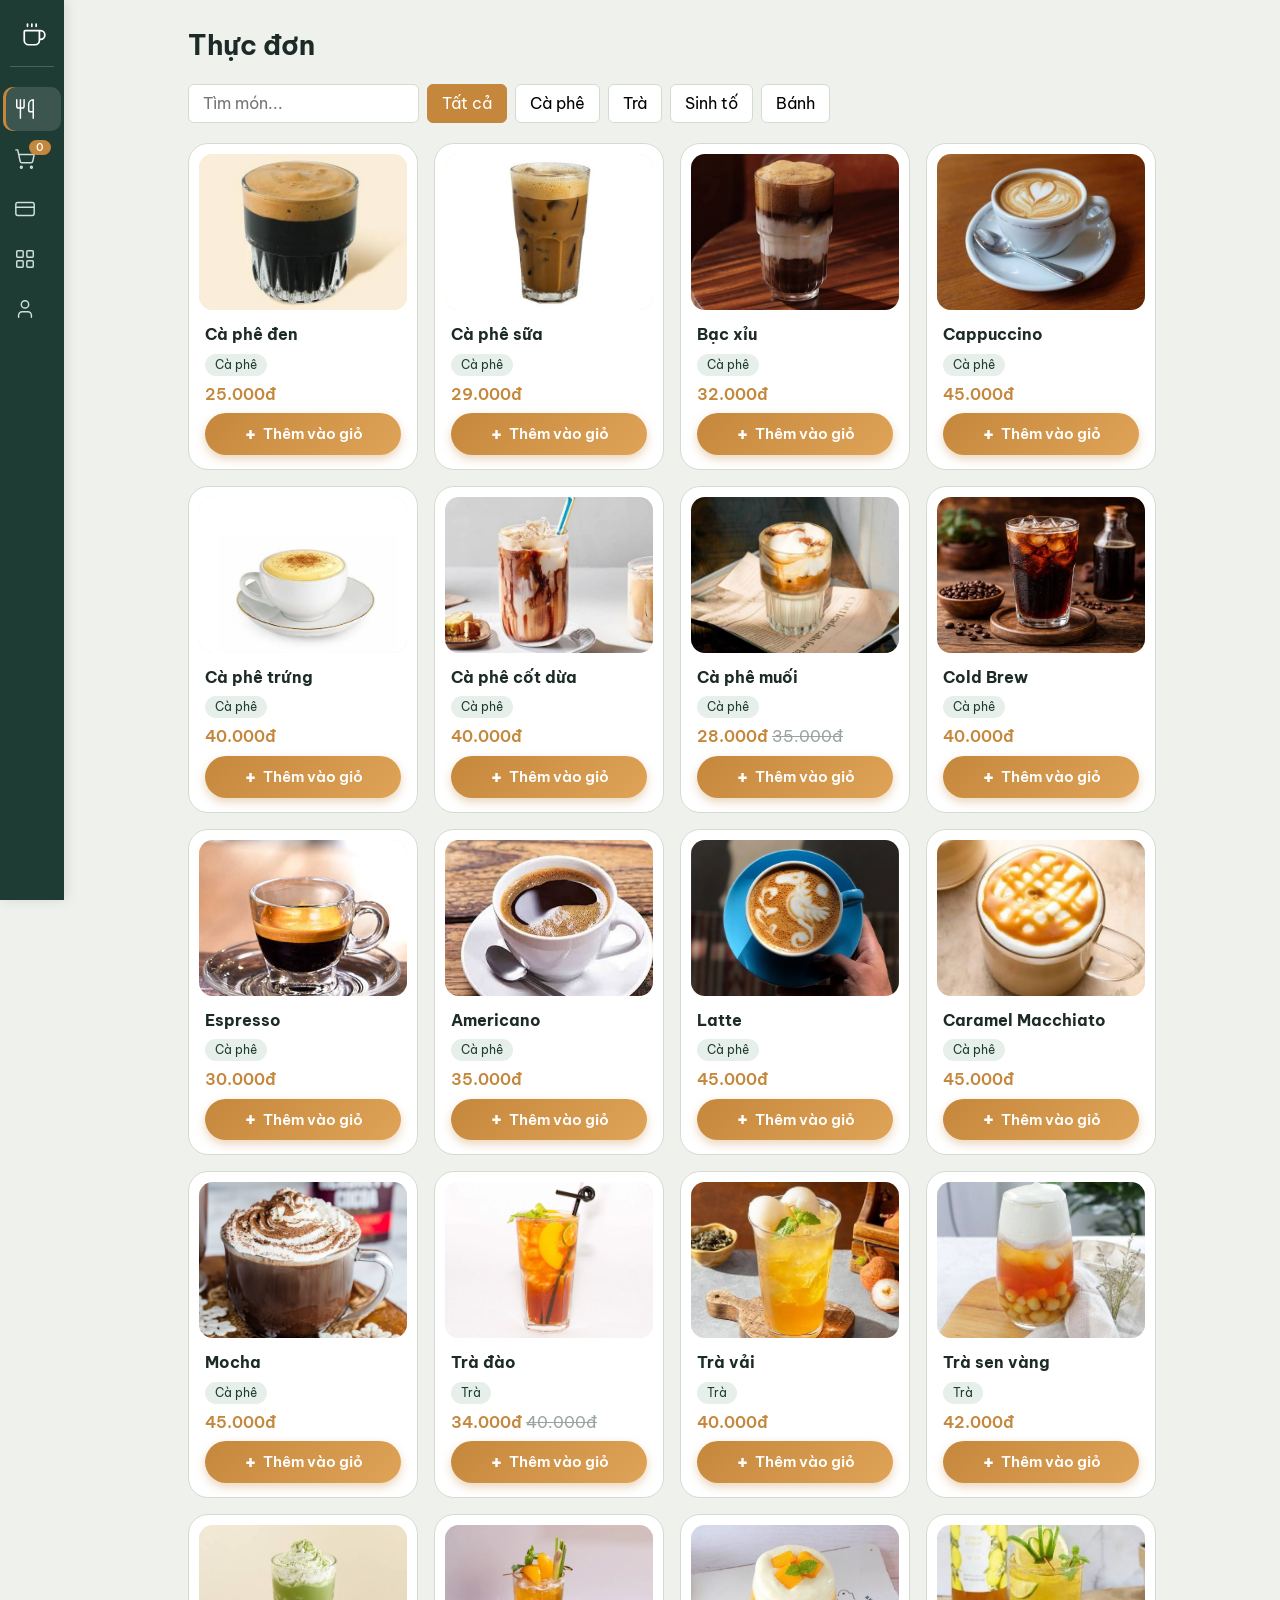
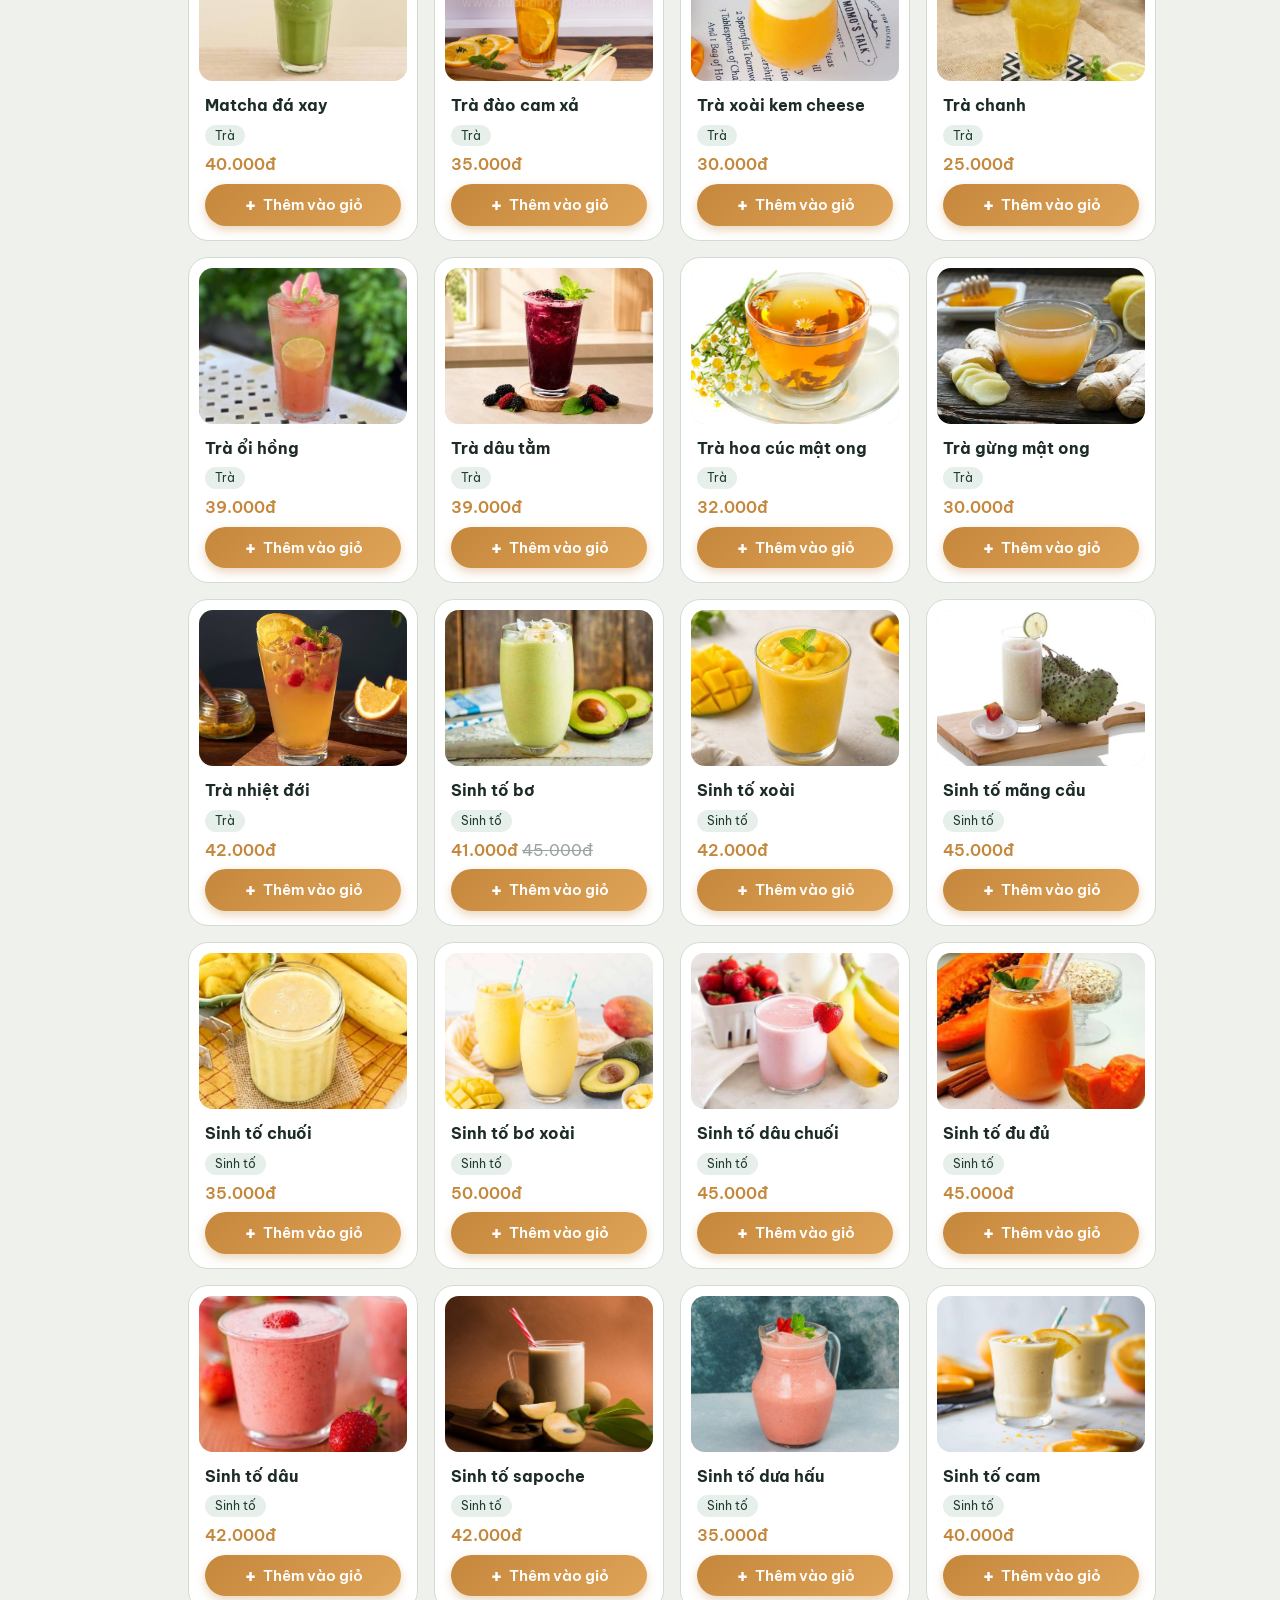
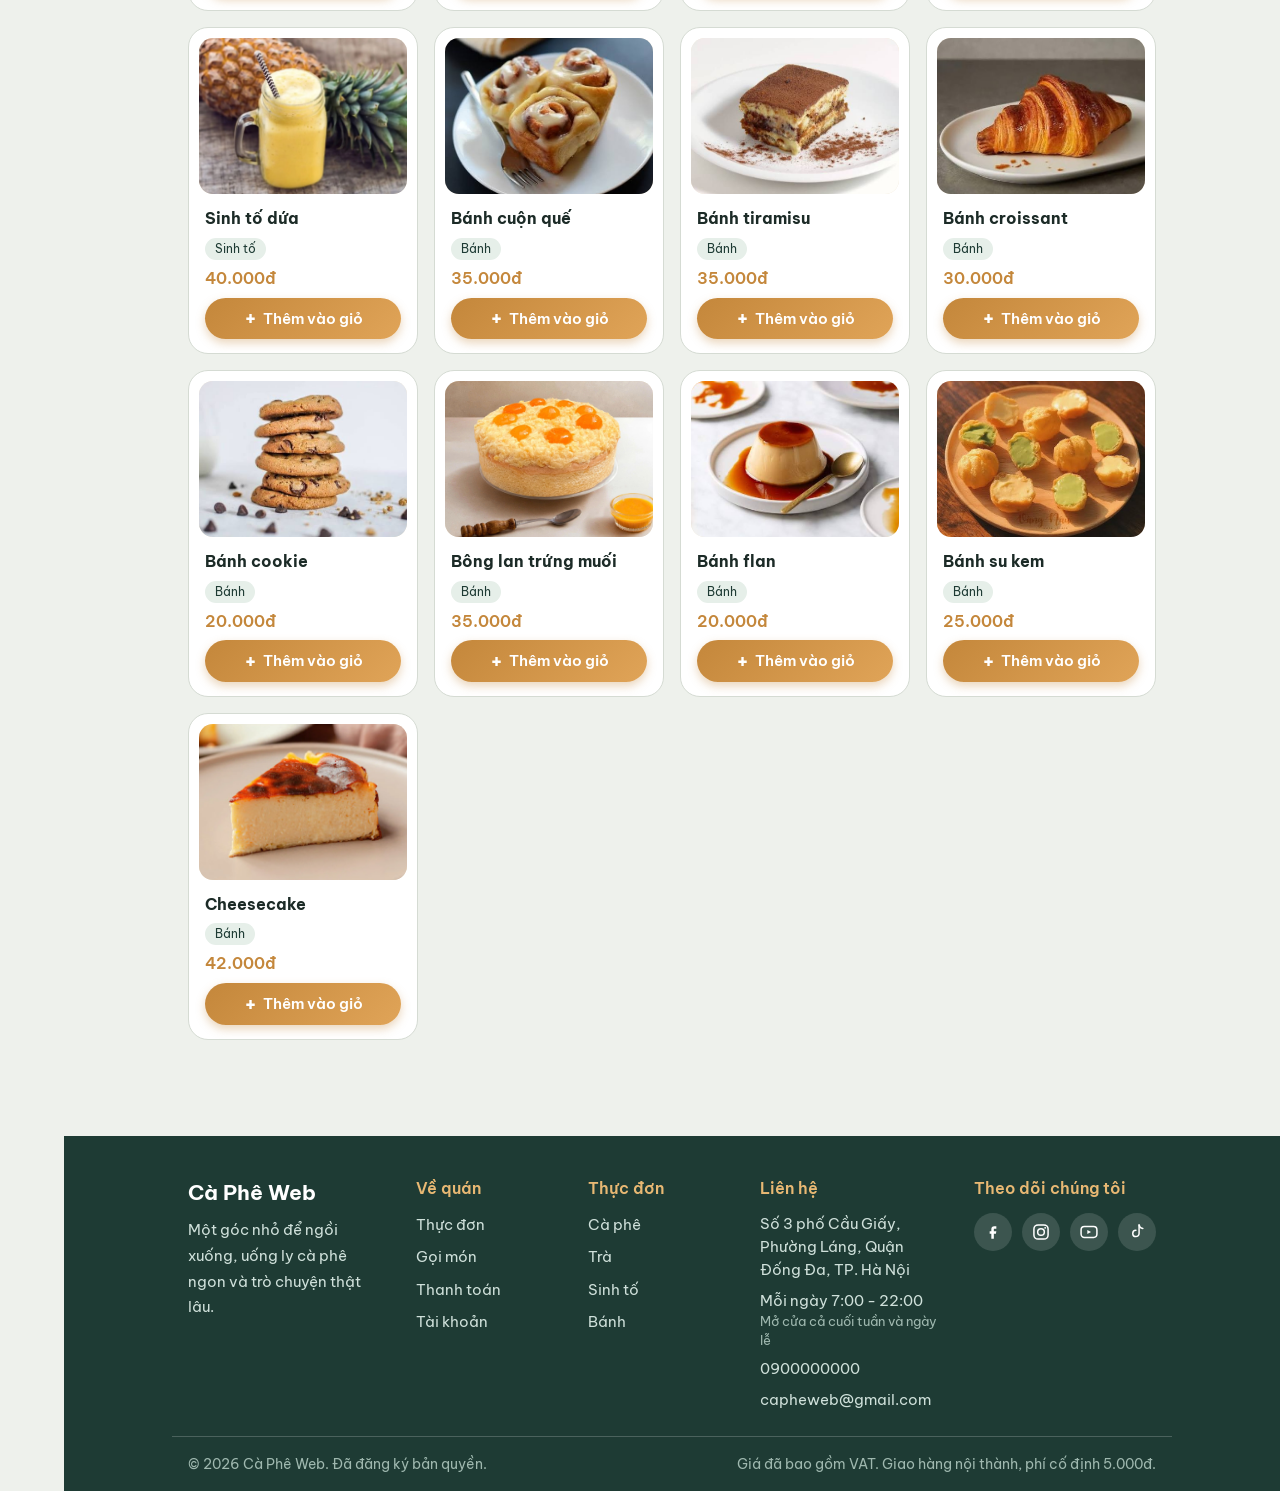
<file: index.html>
<!DOCTYPE html>
<html lang="vi">
<head>
<meta charset="UTF-8">
<meta name="viewport" content="width=device-width, initial-scale=1">
<title>Thực đơn - Cà Phê Web</title>
<link rel="preconnect" href="https://fonts.googleapis.com">
<link href="https://fonts.googleapis.com/css2?family=Be+Vietnam+Pro:wght@400;600&display=swap" rel="stylesheet">
<link rel="stylesheet" href="css/style.css">
<link rel="stylesheet" href="css/menu.css">
<link rel="stylesheet" href="css/footer.css">
</head>
<body>
<header id="site-header" class="site-header"></header>
<main>
<h1>Thực đơn</h1>
<div class="toolbar"><input id="search" type="search" placeholder="Tìm món..." aria-label="Tìm món"><div id="chips" class="toolbar"></div></div>
<section id="menu-grid" class="grid"></section>
</main>
<script src="js/common.js"></script>
<script src="js/menu.js"></script>
<script src="js/footer.js"></script>
</body>
</html>
</file>
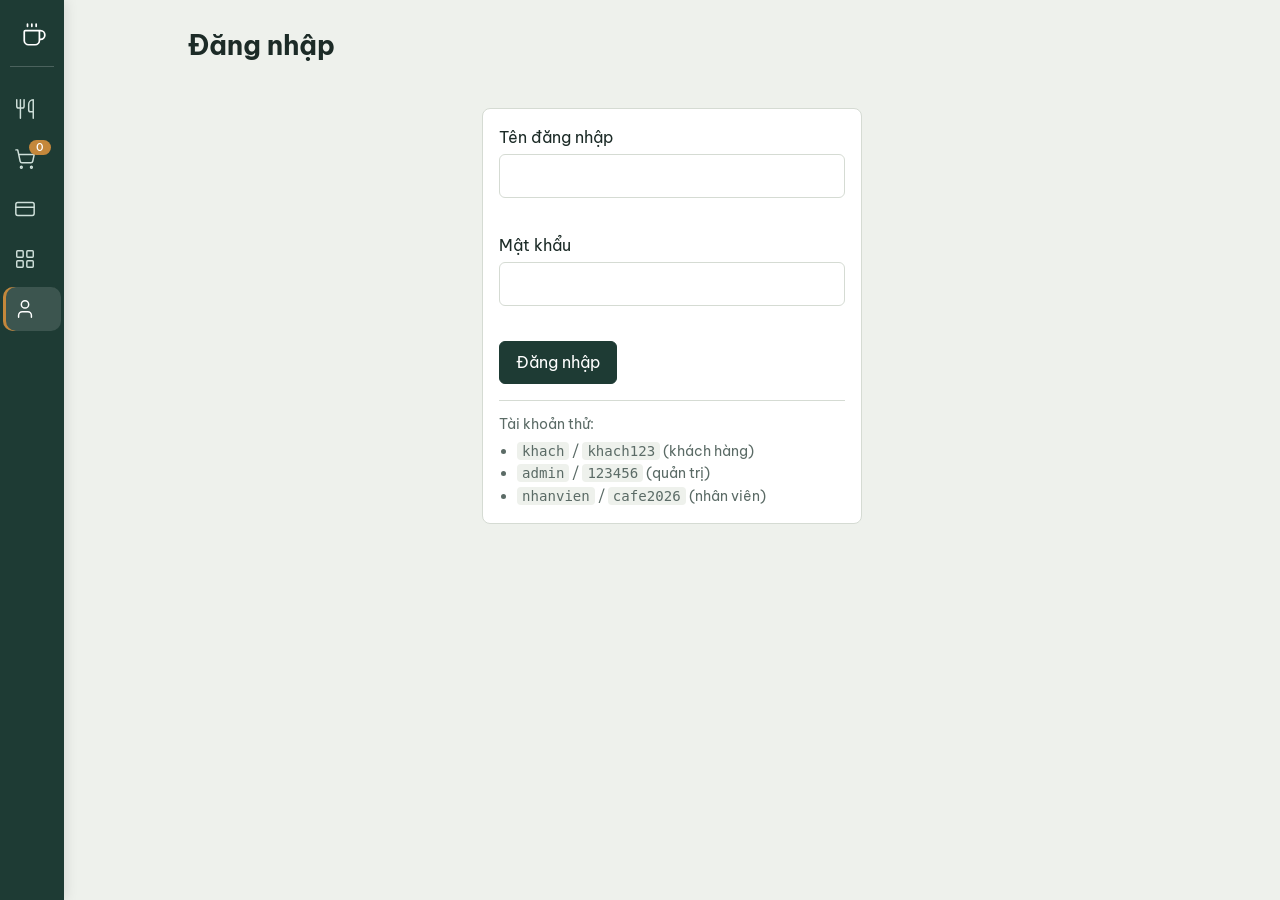
<file: login.html>
<!DOCTYPE html>
<html lang="vi">
<head>
<meta charset="UTF-8">
<meta name="viewport" content="width=device-width, initial-scale=1">
<title>Đăng nhập - Cà Phê Web</title>
<link rel="preconnect" href="https://fonts.googleapis.com">
<link href="https://fonts.googleapis.com/css2?family=Be+Vietnam+Pro:wght@400;600&display=swap" rel="stylesheet">
<link rel="stylesheet" href="css/style.css">
<link rel="stylesheet" href="css/login.css">
</head>
<body>
<header id="site-header" class="site-header"></header>
<main>
<h1 id="page-title">Đăng nhập</h1>

<!-- Form đăng nhập (ẩn khi đã đăng nhập) -->
<form class="panel login-box" id="login-form" novalidate>
  <p class="login-note" id="login-note" hidden>Vui lòng đăng nhập để thanh toán.</p>
  <div class="field">
    <label for="user">Tên đăng nhập</label>
    <input id="user" autocomplete="username">
    <span class="error" id="e-user"></span>
  </div>
  <div class="field">
    <label for="pass">Mật khẩu</label>
    <input id="pass" type="password" autocomplete="current-password">
    <span class="error" id="e-pass"></span>
  </div>
  <span class="error" id="e-login"></span>
  <button class="btn" type="submit">Đăng nhập</button>
  <div class="demo-accounts">
    <p>Tài khoản thử:</p>
    <ul>
      <li><code>khach</code> / <code>khach123</code> (khách hàng)</li>
      <li><code>admin</code> / <code>123456</code> (quản trị)</li>
      <li><code>nhanvien</code> / <code>cafe2026</code> (nhân viên)</li>
    </ul>
  </div>
</form>

<!-- Thông tin tài khoản (hiện khi đã đăng nhập) -->
<section id="account" hidden>
  <div class="panel account-head">
    <div>
      <strong id="who"></strong>
      <span class="role-tag" id="role"></span>
    </div>
    <div class="account-links" id="account-links"></div>
  </div>

  <!-- Chỉ admin thấy: danh sách đơn hàng -->
  <section class="panel" id="orders-panel" hidden>
    <h2>Đơn hàng đã đặt</h2>
    <div class="order-stats" id="order-stats"></div>
    <div class="toolbar" id="order-filter" role="group" aria-label="Lọc đơn hàng"></div>
    <div class="table-wrap">
      <table>
        <thead>
          <tr><th>Mã đơn</th><th>Khách hàng</th><th>Hình thức</th><th>Món</th><th>Tổng tiền</th><th>Thanh toán</th></tr>
        </thead>
        <tbody id="order-rows"></tbody>
      </table>
    </div>
  </section>
</section>
</main>
<script src="js/common.js"></script>
<script src="js/login.js"></script>
</body>
</html>
</file>
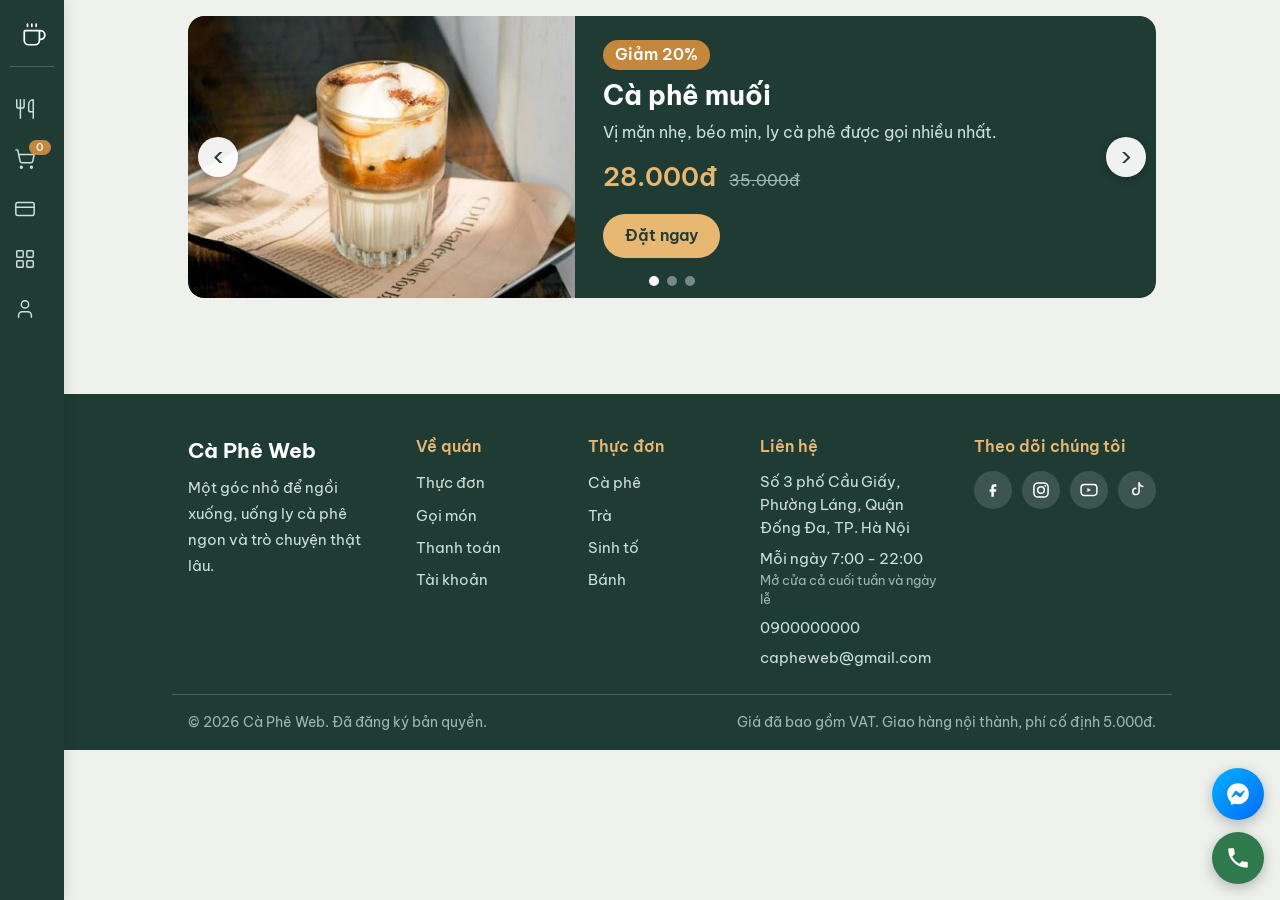
<file: Menu.html>
<!DOCTYPE html>
<html lang="vi">
<head>
<meta charset="UTF-8">
<meta name="viewport" content="width=device-width, initial-scale=1">
<title>Menu - Cà Phê Web</title>
<link rel="preconnect" href="https://fonts.googleapis.com">
<link href="https://fonts.googleapis.com/css2?family=Be+Vietnam+Pro:wght@400;600&display=swap" rel="stylesheet">
<link rel="stylesheet" href="css/style.css">
<link rel="stylesheet" href="css/menu-board.css">
<link rel="stylesheet" href="css/contact.css">
<link rel="stylesheet" href="css/footer.css">
</head>
<body>
<header id="site-header" class="site-header"></header>
<main>
  <h1 class="sr-only">Menu</h1>

  <!-- Khuyến mãi: lướt ngang được -->
  <section class="promo" aria-roledescription="carousel" aria-label="Món khuyến mãi">
    <div class="promo-track" id="promo-track" tabindex="0"></div>
    <button type="button" class="promo-nav prev" id="promo-prev" aria-label="Khuyến mãi trước">&#8249;</button>
    <button type="button" class="promo-nav next" id="promo-next" aria-label="Khuyến mãi sau">&#8250;</button>
    <div class="promo-dots" id="promo-dots"></div>
  </section>


</main>
<script src="js/common.js"></script>
<script src="js/menu-board.js"></script>
<script src="js/contact.js"></script>
<script src="js/footer.js"></script>
</body>
</html>
</file>
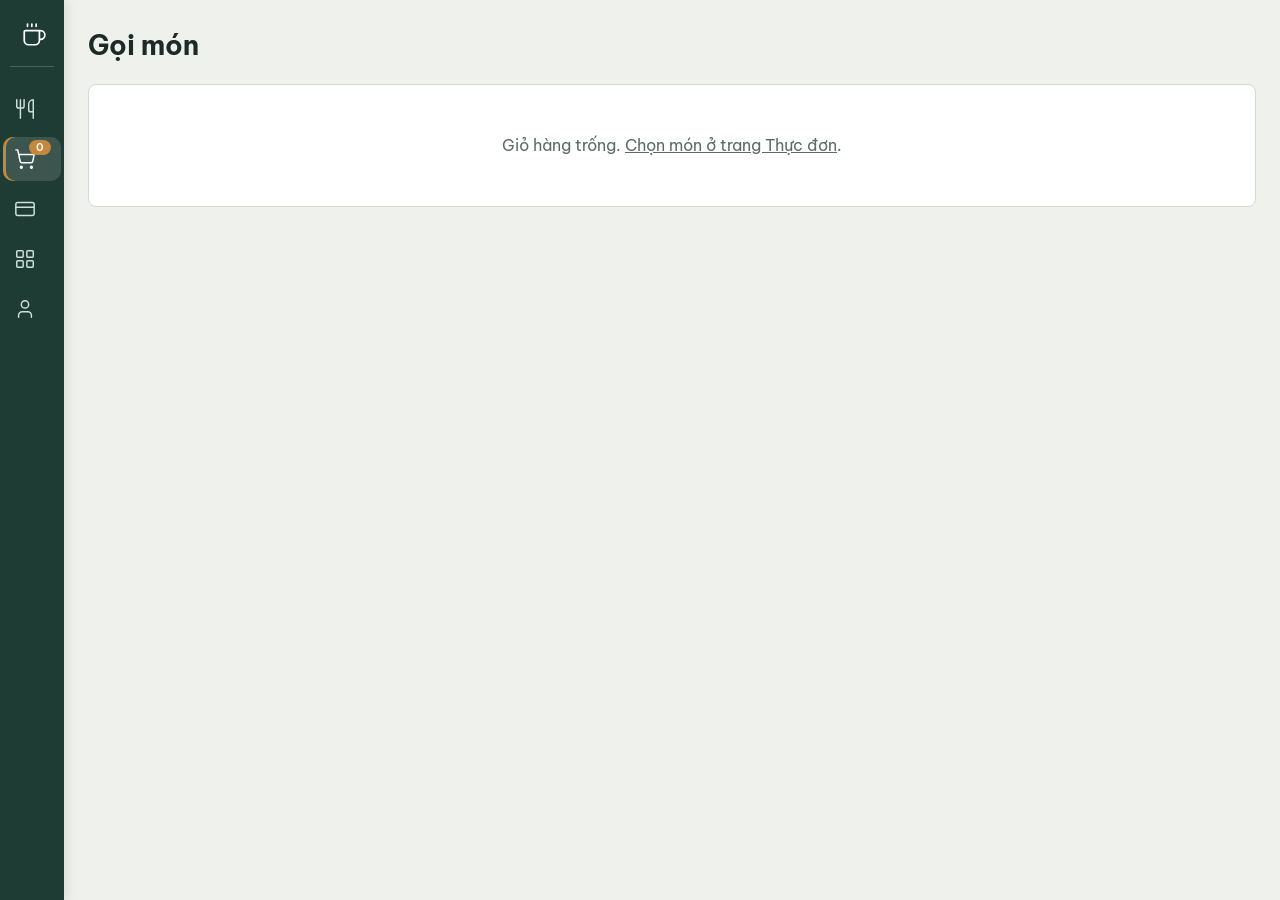
<file: order.html>
<!DOCTYPE html>
<html lang="vi">
<head>
<meta charset="UTF-8">
<meta name="viewport" content="width=device-width, initial-scale=1">
<title>Gọi món - Cà Phê Web</title>
<link rel="preconnect" href="https://fonts.googleapis.com">
<link href="https://fonts.googleapis.com/css2?family=Be+Vietnam+Pro:wght@400;600&display=swap" rel="stylesheet">
<link rel="stylesheet" href="css/style.css">
<link rel="stylesheet" href="css/order.css">
</head>
<body>
<header id="site-header" class="site-header"></header>
<main>
<h1>Gọi món</h1>
<section id="cart-box" class="panel"></section>
</main>
<script src="js/common.js"></script>
<script src="js/order.js"></script>
</body>
</html>
</file>
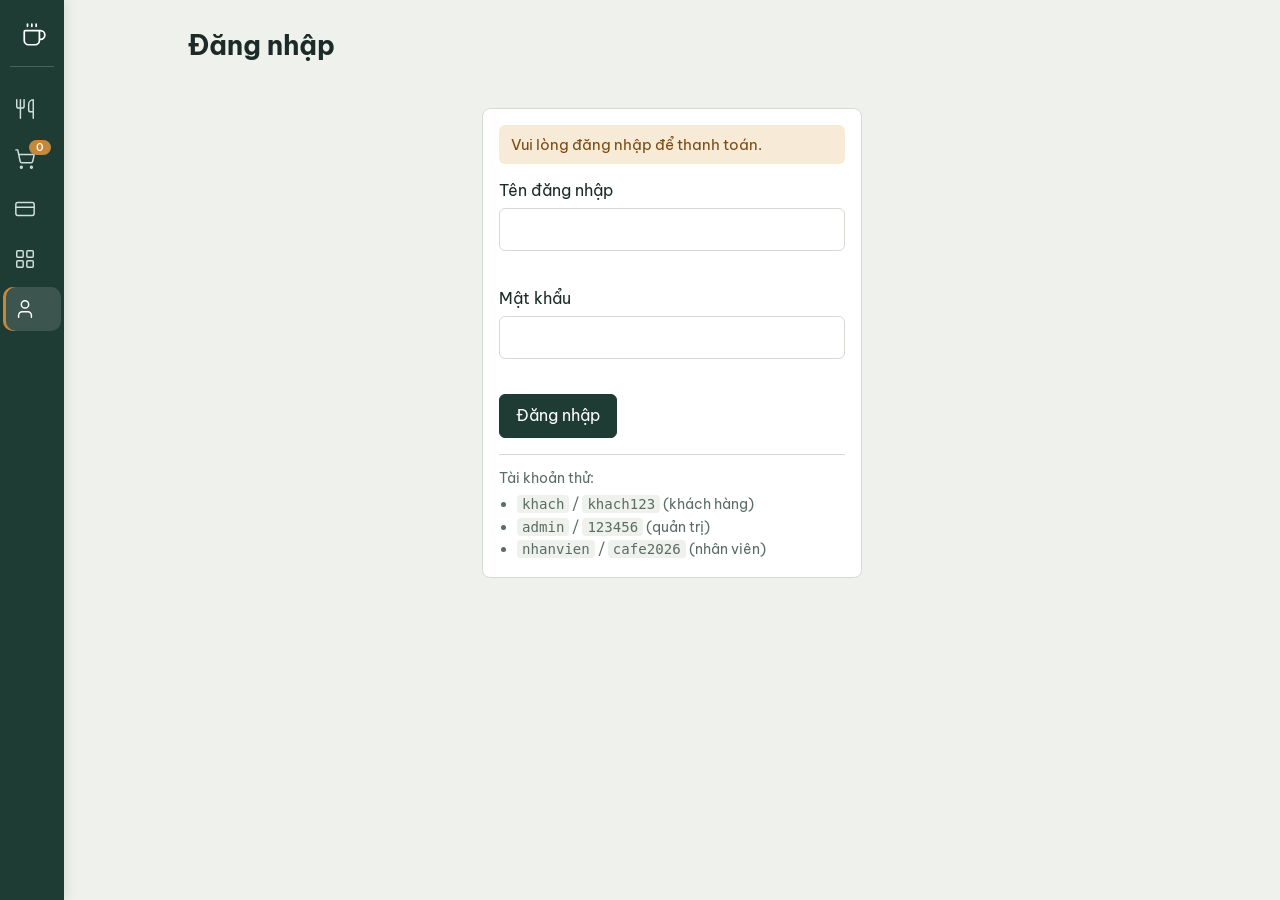
<file: payment.html>
<!DOCTYPE html>
<html lang="vi">
<head>
<meta charset="UTF-8">
<meta name="viewport" content="width=device-width, initial-scale=1">
<title>Thanh toán - Cà Phê Web</title>
<link rel="preconnect" href="https://fonts.googleapis.com">
<link href="https://fonts.googleapis.com/css2?family=Be+Vietnam+Pro:wght@400;600&display=swap" rel="stylesheet">
<link rel="stylesheet" href="css/style.css">
<link rel="stylesheet" href="css/payment.css">
<link rel="stylesheet" href="css/footer.css">
</head>
<body>
<header id="site-header" class="site-header"></header>
<main>
  <h1>Thanh toán</h1>
  <div class="two-col" id="pay-area">
    <section class="panel">
      <h2>Hóa đơn</h2>
            <div class="table-wrap">
      <table>
        <thead><tr><th>Món</th><th>Size</th><th>Số lượng</th><th>Thành tiền</th><th></th></tr></thead>
        <tbody id="lines"></tbody>
      </table>
      </div>

      <div class="total"><span>Tạm tính</span><span id="sub">0đ</span></div>
      <div class="total"><span>Giảm giá</span><span id="cut">-0đ</span></div>
      <div class="total"><span>Phí giao hàng</span><span id="ship">0đ</span></div>
      <div class="total big"><span>Thành tiền</span><span id="sum">0đ</span></div>

      <div class="field" style="margin-top:16px">
        <label for="code">Mã giảm giá (thử CAFE10 hoặc HELLO20)</label>
        <div class="toolbar">
          <input id="code" autocomplete="off">
          <button type="button" class="btn ghost" id="apply">Áp dụng</button>
        </div>
        <span id="code-msg"></span>
      </div>
    </section>
    <form class="panel" id="pay-form" novalidate>
      <h2>Thông tin thanh toán</h2>
      <div class="field">
        <label for="name">Họ tên</label>
        <input id="name" autocomplete="name">
        <span class="error" id="e-name"></span>
      </div>
      <div class="field">
        <label for="phone">Số điện thoại</label>
        <input id="phone" inputmode="numeric" autocomplete="tel">
        <span class="error" id="e-phone"></span>
      </div>

      <fieldset class="field methods">
        <legend>Hình thức nhận món</legend>
        <label><input type="radio" name="kind" value="table"> Tại bàn</label>
        <label><input type="radio" name="kind" value="takeaway"> Mang đi</label>
        <label><input type="radio" name="kind" value="home"> Giao về nhà (+5.000đ)</label>
        <span class="error" id="e-kind"></span>
      </fieldset>

      <div class="field" id="table-box" hidden>
        <label for="table-sel">Chọn bàn</label>
        <select id="table-sel"></select>
        <span class="error" id="e-table"></span>
      </div>

      <div class="field" id="addr-box" hidden>
        <label for="address">Địa chỉ giao hàng</label>
        <input id="address" autocomplete="street-address">
        <span class="error" id="e-address"></span>
      </div>

      <fieldset class="field methods">
        <legend>Phương thức thanh toán</legend>
        <label><input type="radio" name="method" value="Tiền mặt"> Tiền mặt</label>
        <label><input type="radio" name="method" value="Chuyển khoản"> Chuyển khoản</label>
        <label><input type="radio" name="method" value="Thẻ"> Thẻ</label>
        <span class="error" id="e-method"></span>
      </fieldset>
      <div class="field" id="cash-box" hidden>
        <label for="cash">Tiền khách đưa (đồng)</label>
        <input id="cash" inputmode="numeric">
        <span id="change"></span>
        <span class="error" id="e-cash"></span>
      </div>
      <span class="error" id="e-cart"></span>
      <button class="btn" type="submit">Xác nhận thanh toán</button>
    </form>
  </div>
  <section class="panel" id="invoice" hidden></section>
</main>
<script src="js/common.js"></script>
<script>
  // Chưa đăng nhập thì chuyển sang trang Đăng nhập, xong sẽ quay lại đây
  if (!currentUser()) location.replace("login.html?next=payment.html");
</script>
<script src="js/payment.js"></script>
<script src="js/footer.js"></script>
</body>
</html>
</file>
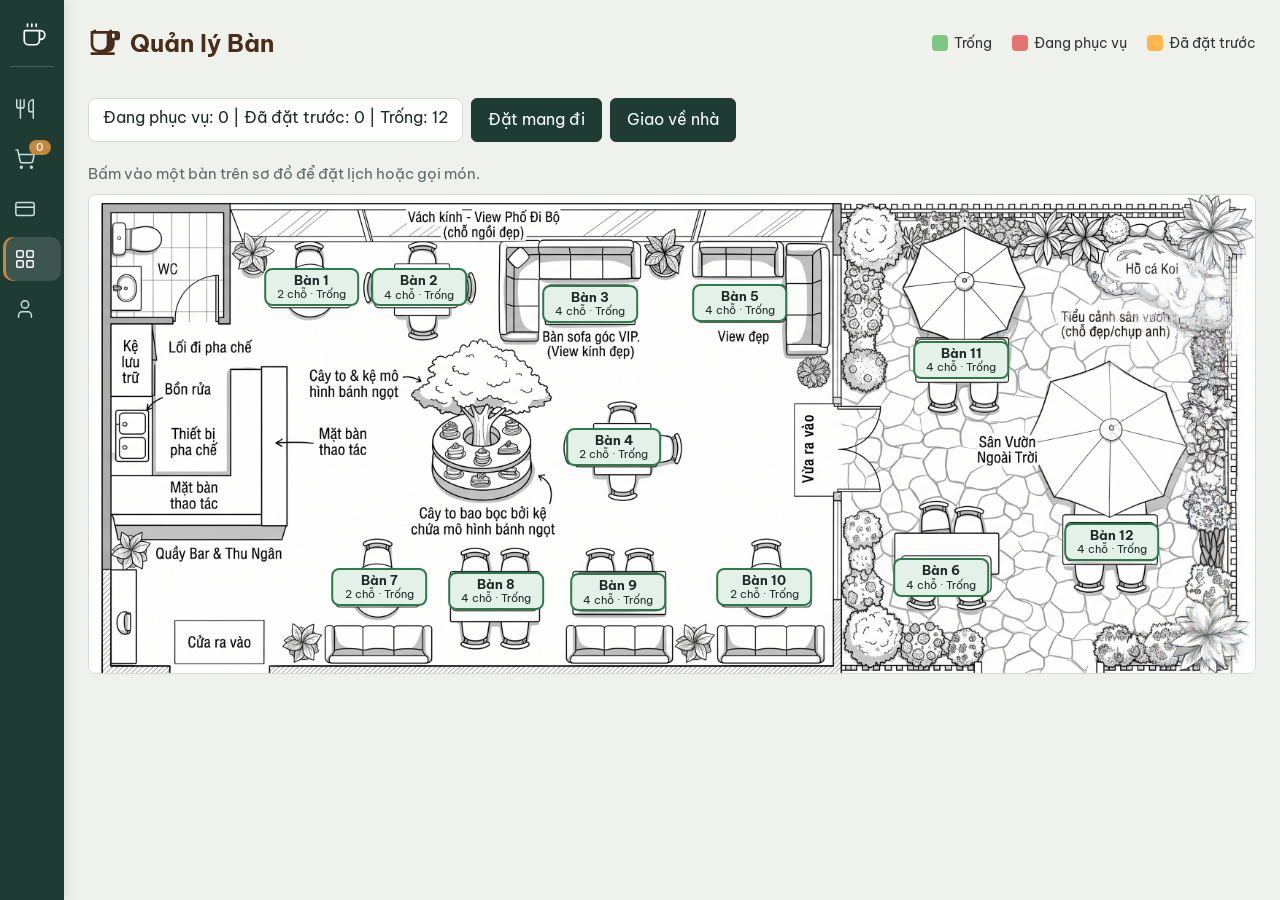
<file: tables.html>
<!doctype html>
<html lang="vi">
  <head>
    <meta charset="UTF-8" />
    <meta name="viewport" content="width=device-width, initial-scale=1" />
    <title>Quản lý bàn - Cà Phê Web</title>
    <link rel="preconnect" href="https://fonts.googleapis.com" />
    <link
      href="https://fonts.googleapis.com/css2?family=Be+Vietnam+Pro:wght@400;600&display=swap"
      rel="stylesheet"
    />
    <link rel="stylesheet" href="css/style.css" />
    <link rel="stylesheet" href="css/tables.css" />
  </head>
  <body>
    <header id="site-header" class="site-header"></header>
    <main>
      <div class="header-container">
        <h1 class="page-title">
          <svg
            class="coffee-icon"
            viewBox="0 0 24 24"
            fill="currentColor"
            width="32"
            height="32"
          >
            <path
              d="M2 21h18v-2H2v2zM20 8h-2V5h2v3zm2-5H18V2h-2v1H6V2H4v1H2v10c0 3.31 2.69 6 6 6h6c3.31 0 6-2.69 6-6v-3h2c1.1 0 2-.9 2-2V5c0-1.1-.9-2-2-2zM4 5h10v8c0 2.21-1.79 4-4 4H8c-2.21 0-4-1.79-4-4V5z"
            />
          </svg>
          Quản lý Bàn
        </h1>
        <div class="status-legend">
          <span class="legend-item"
            ><span class="color-box bg-green"></span>Trống</span
          >
          <span class="legend-item"
            ><span class="color-box bg-red"></span>Đang phục vụ</span
          >
          <span class="legend-item"
            ><span class="color-box bg-orange"></span>Đã đặt trước</span
          >
        </div>
      </div>

      <div class="toolbar">
        <span id="stat" class="panel" style="padding: 6px 14px"></span>
        <button class="btn ghost" id="reset">Đặt lại tất cả bàn</button>
        <button class="btn" id="new-takeaway">Đặt mang đi</button>
        <button class="btn" id="new-home">Giao về nhà</button>
      </div>

      <p class="plan-hint">
        Bấm vào một bàn trên sơ đồ để đặt lịch hoặc gọi món.
      </p>
      <div class="plan-wrap">
        <div class="plan">
          <img
            src="images/so do ban chinh sua 2.png"
            alt="Sơ đồ quán: khu trong nhà và khu ngoài trời"
          />
          <div id="tables" class="hotspots"></div>
        </div>
      </div>
    </main>

    <dialog id="book" class="book" aria-labelledby="book-title">
      <div class="book-head">
        <h2 id="book-title">Đặt lịch</h2>
        <button type="button" class="book-x" data-act="close" aria-label="Đóng">
          &times;
        </button>
      </div>
      <div id="book-body"></div>
    </dialog>

    <script src="js/common.js"></script>
    <script src="js/tables.js"></script>
  </body>
</html>
</file>
<file: css/style.css>
:root {
  --bg: #eef1ec;
  --ink: #1c2b27;
  --pine: #1e3b34;
  --caramel: #c4873b;
  --line: #d5dbd3;
  --white: #fff;
  --danger: #b3372f;
  --ok: #2f7a4d;
}

* {
  box-sizing: border-box;
  margin: 0;
}

body {
  font-family: "Be Vietnam Pro", system-ui, sans-serif;
  background: var(--bg);
  color: var(--ink);
  line-height: 1.6;
}

a {
  color: inherit;
}

main {
  max-width: 1000px;
  margin: 0 auto;
  padding: 24px 16px 48px;
}

h1 {
  font-size: 1.7rem;
  margin-bottom: 16px;
}

.site-header {
  background: var(--pine);
  color: #fff;
  display: flex;
  flex-wrap: wrap;
  align-items: center;
  justify-content: space-between;
  padding: 14px 32px;
  gap: 20px;
}

.brand {
  font-weight: 700;
  font-size: 1.35rem;
  text-decoration: none;
  margin-right: 35px;
  letter-spacing: 0.5px;
  white-space: nowrap;
}

.site-header nav {
  display: flex;
  align-items: center;
  gap: 16px;
  flex-grow: 1;
  justify-content: flex-start;
}

.site-header nav a {
  padding: 8px 16px;
  border-radius: 8px;
  text-decoration: none;
  color: #cfe0da;
  font-weight: 500;
  transition: background 0.2s, color 0.2s;
}

.site-header nav a.active,
.site-header nav a:hover {
  background: rgba(255, 255, 255, 0.15);
  color: #fff;
}

.btn-login-nav {
  margin-left: auto;
  background: rgba(255, 255, 255, 0.1);
  border: 1px solid rgba(255, 255, 255, 0.2);
}

.user-box {
  display: flex;
  align-items: center;
  gap: 12px;
  margin-left: auto;
  background: rgba(0, 0, 0, 0.25);
  padding: 6px 16px;
  border-radius: 20px;
  border: 1px solid rgba(255, 255, 255, 0.18);
}

.admin-box {
  border-color: rgba(239, 68, 68, 0.5) !important;
  background: rgba(239, 68, 68, 0.15) !important;
}

.admin-badge {
  background: #ef4444;
  color: #ffffff;
  font-size: 10px;
  font-weight: 700;
  padding: 2px 6px;
  border-radius: 4px;
  margin-right: 4px;
  letter-spacing: 0.5px;
}

.user-icon {
  font-size: 1.2rem;
  color: #cfe0da;
}

.user-greeting {
  color: #fff;
  font-size: 0.9rem;
}

.user-greeting strong {
  color: #ffdaaa;
}

.btn-logout {
  background: rgba(255, 255, 255, 0.15) !important;
  color: #fff !important;
  font-size: 0.85rem !important;
  padding: 4px 12px !important;
  border-radius: 12px !important;
  display: inline-flex;
  align-items: center;
  gap: 5px;
  margin-left: 6px;
}

.btn-logout:hover {
  background: var(--danger) !important;
  color: #fff !important;
}

.badge {
  background: var(--caramel);
  color: #fff;
  border-radius: 10px;
  padding: 0 7px;
  font-size: 0.8rem;
  margin-left: 4px;
}

.toolbar {
  display: flex;
  flex-wrap: wrap;
  gap: 8px;
  margin-bottom: 20px;
}

input,
select {
  font: inherit;
  padding: 8px 12px;
  border: 1px solid var(--line);
  border-radius: 6px;
  background: var(--white);
}

input:focus-visible,
button:focus-visible,
select:focus-visible,
a:focus-visible {
  outline: 2px solid var(--caramel);
  outline-offset: 2px;
}

.field {
  display: flex;
  flex-direction: column;
  gap: 4px;
  margin-bottom: 14px;
}

.error {
  color: var(--danger);
  font-size: 0.88rem;
  min-height: 1.2em;
}

.btn {
  font: inherit;
  cursor: pointer;
  border: 1px solid var(--pine);
  background: var(--pine);
  color: #fff;
  padding: 8px 16px;
  border-radius: 6px;
}

.btn:hover {
  background: #2a5248;
}

.btn.ghost {
  background: transparent;
  color: var(--pine);
}

.panel {
  background: var(--white);
  border: 1px solid var(--line);
  border-radius: 8px;
  padding: 16px;
}

.empty {
  text-align: center;
  padding: 32px;
  color: #5b6b66;
}

table {
  width: 100%;
  border-collapse: collapse;
}

th,
td {
  padding: 10px 8px;
  border-bottom: 1px solid var(--line);
  text-align: left;
}

.total {
  display: flex;
  justify-content: space-between;
  font-size: 1.1rem;
  font-weight: 600;
  padding-top: 12px;
}
@media (prefers-reduced-motion: reduce) {
  * {
    transition: none !important;
  }
}

/* ===== AUTH: bắt đầu (khối người dùng trên header) ===== */
.user-box {
  display: flex;
  align-items: center;
  gap: 10px;
  font-size: 0.92rem;
  color: #cfe0da;
}

.user-name {
  color: #e8b873; /* sáng hơn --caramel để đủ tương phản trên nền xanh đậm */
  font-weight: 600;
}

.logout-btn {
  font: inherit;
  font-size: 0.88rem;
  cursor: pointer;
  color: #fff;
  background: #fff2;
  border: 1px solid #fff4;
  border-radius: 999px;
  padding: 3px 14px;
}

.logout-btn:hover {
  background: #fff4;
}

.logout-btn:focus-visible {
  outline: 2px solid var(--caramel);
  outline-offset: 2px;
}

/* ==========================================================
   MENU DỌC BÊN TRÁI: thu gọn thành cột biểu tượng đơn giản,
   rê chuột vào thì kéo ra hiện chữ
   Dán đoạn này vào CUỐI file style.css
   (xóa đoạn sidebar cũ nếu đã dán trước đó)
   ========================================================== */

:root {
  --sidebar-closed: 64px;   /* độ rộng khi thụt vào (chỉ còn biểu tượng) */
  --sidebar-open: 240px;    /* độ rộng khi kéo ra */
  --sidebar-speed: 0.3s;    /* tốc độ animation */

  /* Biểu tượng nét mảnh, vẽ bằng SVG (không cần tải ảnh, đổi màu theo chữ) */
  --ico-cup:   url("data:image/svg+xml,%3Csvg xmlns='http://www.w3.org/2000/svg' viewBox='0 0 24 24' fill='none' stroke='black' stroke-width='1.6' stroke-linecap='round' stroke-linejoin='round'%3E%3Cpath d='M10 2v2M14 2v2M6 2v2'/%3E%3Cpath d='M16 8a1 1 0 0 1 1 1v8a4 4 0 0 1-4 4H7a4 4 0 0 1-4-4V9a1 1 0 0 1 1-1h14a4 4 0 1 1 0 8h-1'/%3E%3C/svg%3E");
  --ico-menu:  url("data:image/svg+xml,%3Csvg xmlns='http://www.w3.org/2000/svg' viewBox='0 0 24 24' fill='none' stroke='black' stroke-width='1.6' stroke-linecap='round' stroke-linejoin='round'%3E%3Cpath d='M3 2v7c0 1.1.9 2 2 2h4a2 2 0 0 0 2-2V2'/%3E%3Cpath d='M7 2v20'/%3E%3Cpath d='M21 15V2a5 5 0 0 0-5 5v6c0 1.1.9 2 2 2h3Zm0 0v7'/%3E%3C/svg%3E");
  --ico-cart:  url("data:image/svg+xml,%3Csvg xmlns='http://www.w3.org/2000/svg' viewBox='0 0 24 24' fill='none' stroke='black' stroke-width='1.6' stroke-linecap='round' stroke-linejoin='round'%3E%3Ccircle cx='8' cy='21' r='1'/%3E%3Ccircle cx='19' cy='21' r='1'/%3E%3Cpath d='M2.05 2.05h2l2.66 12.42a2 2 0 0 0 2 1.58h9.78a2 2 0 0 0 1.95-1.57l1.65-7.43H5.12'/%3E%3C/svg%3E");
  --ico-card:  url("data:image/svg+xml,%3Csvg xmlns='http://www.w3.org/2000/svg' viewBox='0 0 24 24' fill='none' stroke='black' stroke-width='1.6' stroke-linecap='round' stroke-linejoin='round'%3E%3Crect x='2' y='5' width='20' height='14' rx='2'/%3E%3Cpath d='M2 10h20'/%3E%3C/svg%3E");
  --ico-table: url("data:image/svg+xml,%3Csvg xmlns='http://www.w3.org/2000/svg' viewBox='0 0 24 24' fill='none' stroke='black' stroke-width='1.6' stroke-linecap='round' stroke-linejoin='round'%3E%3Crect x='3' y='3' width='7' height='7' rx='1'/%3E%3Crect x='14' y='3' width='7' height='7' rx='1'/%3E%3Crect x='14' y='14' width='7' height='7' rx='1'/%3E%3Crect x='3' y='14' width='7' height='7' rx='1'/%3E%3C/svg%3E");
  --ico-user:  url("data:image/svg+xml,%3Csvg xmlns='http://www.w3.org/2000/svg' viewBox='0 0 24 24' fill='none' stroke='black' stroke-width='1.6' stroke-linecap='round' stroke-linejoin='round'%3E%3Cpath d='M19 21v-2a4 4 0 0 0-4-4H9a4 4 0 0 0-4 4v2'/%3E%3Ccircle cx='12' cy='7' r='4'/%3E%3C/svg%3E");
}

/* Chừa chỗ cho cột biểu tượng (khi kéo ra thì nó đè lên nội dung) */
body {
  padding-left: var(--sidebar-closed);
}

/* ---------- Thanh menu ---------- */
.site-header {
  position: fixed;
  top: 0;
  left: 0;
  bottom: 0;
  width: var(--sidebar-closed);
  z-index: 100;
  flex-direction: column;
  flex-wrap: nowrap;
  align-items: stretch;
  gap: 20px;
  padding: 22px 10px;
  background: var(--pine);
  box-shadow: 2px 0 12px rgba(0, 0, 0, 0.1);
  overflow: hidden;
  white-space: nowrap;
  transition: width var(--sidebar-speed) cubic-bezier(0.4, 0, 0.2, 1),
              box-shadow var(--sidebar-speed) ease;
}

/* Rê chuột vào (hoặc dùng bàn phím Tab vào) thì kéo ra */
.site-header:hover,
.site-header:focus-within {
  width: var(--sidebar-open);
  box-shadow: 8px 0 28px rgba(0, 0, 0, 0.28);
}

/* ---------- Biểu tượng (dùng chung cho tên quán và các mục) ---------- */
.site-header .brand::before,
.site-header nav a::before {
  content: "";
  flex-shrink: 0;
  width: 22px;
  height: 22px;
  background-color: currentColor;
  -webkit-mask: var(--ico) center / contain no-repeat;
          mask: var(--ico) center / contain no-repeat;
}

/* ---------- "Cà Phê Web" ---------- */
.site-header .brand {
  --ico: var(--ico-cup);
  display: flex;
  align-items: center;
  gap: 14px;
  margin: 0;
  padding: 0 11px 18px;
  font-size: 0;                    /* thụt vào: ẩn chữ, chỉ còn biểu tượng */
  border-bottom: 1px solid #fff3;
}

.site-header .brand::before {
  width: 26px;
  height: 26px;
}

/* ---------- Các mục menu ---------- */
.site-header nav {
  flex-direction: column;
  flex-wrap: nowrap;
  gap: 6px;
}

.site-header nav a {
  position: relative;
  display: flex;
  align-items: center;
  gap: 14px;
  padding: 11px;
  border-radius: 10px;
  font-size: 0;                    /* thụt vào: ẩn chữ */
  transition: background 0.2s ease;
}

.site-header nav a[href="index.html"]   { --ico: var(--ico-menu); }
.site-header nav a[href="order.html"]   { --ico: var(--ico-cart); }
.site-header nav a[href="payment.html"] { --ico: var(--ico-card); }
.site-header nav a[href="tables.html"]  { --ico: var(--ico-table); }
.site-header nav a[href="login.html"]   { --ico: var(--ico-user); }

/* Mục đang chọn: nền sáng + vạch caramel bên trái (không làm lệch biểu tượng) */
.site-header nav a.active {
  background: #fff2;
  box-shadow: inset 3px 0 0 var(--caramel);
  font-weight: 600;
}

/* Số trên giỏ hàng: thụt vào thì đậu trên góc biểu tượng */
.site-header .badge {
  position: absolute;
  top: 3px;
  left: 26px;
  margin: 0;
  font-size: 0.68rem;
  line-height: 1.4;
}

/* ---------- Kéo ra: hiện chữ ---------- */
.site-header:hover .brand,
.site-header:focus-within .brand {
  font-size: 1.25rem;
}

.site-header:hover nav a,
.site-header:focus-within nav a {
  font-size: 1rem;
}

.site-header:hover .badge,
.site-header:focus-within .badge {
  position: static;
  margin-left: auto;
  font-size: 0.8rem;
}

/* ---------- "Xin chào, tên [Đăng xuất]" (chỉ hiện khi kéo ra) ---------- */
.site-header .user-box {
  margin-top: auto;
  display: block;
  padding: 14px 11px 0;
  border-top: 1px solid #fff3;
  opacity: 0;
  pointer-events: none;
  transition: opacity 0.15s ease;
}

.site-header:hover .user-box,
.site-header:focus-within .user-box {
  opacity: 1;
  pointer-events: auto;
  transition: opacity var(--sidebar-speed) ease 0.1s;
}

.site-header .logout-btn {
  display: block;
  margin: 8px auto 0 0;
}

/* ---------- Màn hình nhỏ: quay lại thanh ngang phía trên ---------- */
@media (max-width: 800px) {
  body {
    padding-left: 0;
  }
  .site-header,
  .site-header:hover,
  .site-header:focus-within {
    position: static;
    width: auto;
    flex-direction: row;
    flex-wrap: wrap;
    align-items: center;
    gap: 8px 24px;
    padding: 12px 16px;
    box-shadow: none;
    white-space: normal;
    overflow: visible;
  }
  .site-header .brand,
  .site-header:hover .brand,
  .site-header:focus-within .brand {
    font-size: 1.2rem;
    padding: 0;
    border: 0;
    margin-right: auto;
  }
  .site-header .brand::before,
  .site-header nav a::before {
    display: none;
  }
  .site-header nav {
    flex-direction: row;
    flex-wrap: wrap;
  }
  .site-header nav a,
  .site-header:hover nav a,
  .site-header:focus-within nav a {
    font-size: 1rem;
    padding: 6px 12px;
  }
  .site-header nav a.active {
    box-shadow: none;
  }
  .site-header .badge,
  .site-header:hover .badge {
    position: static;
    margin-left: 4px;
    font-size: 0.8rem;
  }
  .site-header .user-box {
    margin-top: 0;
    display: flex;
    align-items: center;
    gap: 10px;
    padding: 0;
    border: 0;
    opacity: 1;
    pointer-events: auto;
  }
  .site-header .logout-btn {
    margin: 0;
  }
}

/* Khi in hóa đơn: bỏ khoảng chừa bên trái */
@media print {
  body {
    padding-left: 0;
  }
}
</file>
<file: css/menu.css>
/* CSS riêng trang Thực đơn */

/* ---------- Nút lọc danh mục ---------- */
.chip {
  font: inherit;
  cursor: pointer;
  border: 1px solid var(--line);
  background: var(--white);
  padding: 6px 14px;
  border-radius: 6px;
}

.chip.on {
  background: var(--caramel);
  border-color: var(--caramel);
  color: #fff;
}

/* ---------- Lưới món ăn ---------- */
.grid {
  display: grid;
  grid-template-columns: repeat(auto-fill, minmax(210px, 1fr));
  gap: 16px;
}

.card {
  background: var(--white);
  border: 1px solid var(--line);
  border-radius: 8px;
  overflow: hidden;
  display: flex;
  flex-direction: column;
}

.thumb {
  aspect-ratio: 1 / 1;
  overflow: hidden;
  display: grid;
  place-items: center;
  font-size: 2.4rem;
  font-weight: 600;
  color: #fff;
  background: var(--pine);
}

.card-body {
  padding: 12px;
  display: flex;
  flex-direction: column;
  gap: 6px;
  flex: 1;
}

.price {
  color: var(--caramel);
  font-weight: 600;
}

/* Ảnh minh họa món */
.thumb img {
  width: 100%;
  height: 100%;
  object-fit: cover;
  object-position: center 40%;
  display: block;
}

.toolbar {
  align-items: center;
}

#chips {
  margin-bottom: 0;
}

#search {
  padding: 6px 14px;
}

/* ---------- Nút "Thêm vào giỏ" ---------- */
.add-btn {
  margin-top: auto;
  display: inline-flex;
  align-items: center;
  justify-content: center;
  gap: 6px;
  font: inherit;
  font-weight: 600;
  font-size: 0.92rem;
  color: #fff;
  cursor: pointer;
  border: 0;
  border-radius: 100px;
  padding: 9px 16px;
  background: linear-gradient(135deg, var(--caramel), #e0a458);
  box-shadow: 0 4px 10px rgba(196, 135, 59, 0.35);
  transition: transform 0.18s ease, box-shadow 0.18s ease, filter 0.18s ease;
}

.add-btn::before {
  content: "+";
  font-size: 1.25rem;
  font-weight: 700;
  line-height: 1;
}

/* Rê chuột vào: nút thu nhỏ lại một chút */
.add-btn:hover {
  transform: scale(0.93);
  box-shadow: 0 2px 5px rgba(196, 135, 59, 0.3);
  filter: brightness(1.05);
}

/* Bấm xuống: thu nhỏ thêm */
.add-btn:active {
  transform: scale(0.88);
}

/* ---------- Ảnh món bay vào giỏ ---------- */
.fly-img {
  position: fixed;
  z-index: 1000;
  border-radius: 50%;
  pointer-events: none;
  box-shadow: 0 6px 16px rgba(0, 0, 0, 0.3);
}

/* Số trên giỏ hàng nảy lên khi ảnh bay tới */
.badge.bump {
  animation: bump 0.35s ease;
}

@keyframes bump {
  0%   { transform: scale(1); }
  50%  { transform: scale(1.5); }
  100% { transform: scale(1); }
}

/* ---------- Kiểu mới cho thẻ món và ảnh ---------- */
.card {
  border-radius: 20px;
  padding: 10px;
  transition: transform 0.25s ease, box-shadow 0.25s ease;
}

.card:hover {
  transform: translateY(-4px);
  box-shadow: 0 10px 24px rgba(30, 59, 52, 0.12);
}

/* Ảnh: bo tròn, thụt vào trong thẻ, tỉ lệ ngang thay vì vuông */
.card .thumb {
  aspect-ratio: 4 / 3;
  border-radius: 14px;
  background: linear-gradient(135deg, #f6ecd9, #efe3cc);
}

.card .thumb img {
  transition: transform 0.4s ease;
}

.card:hover .thumb img {
  transform: scale(1.08);
}

/* Chữ cái đầu khi chưa có ảnh */
.card .thumb span {
  display: grid;
  place-items: center;
  width: 64px;
  height: 64px;
  border-radius: 50%;
  background: var(--pine);
  color: #fff;
  font-size: 1.8rem;
}

.card-body {
  padding: 12px 6px 4px;
}

/* Tên danh mục thành nhãn nhỏ */
.card-body > span:not(.price) {
  align-self: flex-start;
  font-size: 0.78rem;
  color: var(--pine);
  background: #e6efe9;
  padding: 1px 10px;
  border-radius: 999px;
}
</file>
<file: css/footer.css>
/* Chân trang (dùng được cho mọi trang) */

.site-footer {
  margin-top: 48px;
  background: var(--pine);
  color: #cfe0da;
  font-size: 0.95rem;
}

.footer-inner {
  max-width: 1000px;
  margin: 0 auto;
  padding: 40px 16px 24px;
  display: grid;
  grid-template-columns: 1.4fr 1fr 1fr 1.3fr 1fr;
  gap: 32px;
}

.footer-brand strong {
  display: block;
  font-size: 1.3rem;
  color: #fff;
  margin-bottom: 8px;
}

.footer-brand p {
  line-height: 1.7;
}

.site-footer h3 {
  font-size: 1rem;
  font-weight: 600;
  color: #e8b873; /* sáng hơn --caramel để đủ tương phản trên nền xanh đậm */
  margin-bottom: 12px;
}

.site-footer ul {
  list-style: none;
  padding: 0;
  display: grid;
  gap: 8px;
}

.site-footer a {
  color: #cfe0da;
  text-decoration: none;
}

.site-footer a:hover {
  color: #fff;
  text-decoration: underline;
}

.site-footer a:focus-visible {
  outline: 2px solid #e8b873;
  outline-offset: 3px;
  border-radius: 4px;
}

.footer-contact li {
  line-height: 1.5;
}

.footer-contact small {
  display: block;
  color: #9fb8af;
}

/* ---------- Mạng xã hội ---------- */
.footer-social {
  display: flex;
  gap: 10px;
}

.footer-social a {
  width: 38px;
  height: 38px;
  border-radius: 50%;
  display: grid;
  place-items: center;
  background: #fff2;
  color: #fff;
  transition: background 0.15s ease;
}

.footer-social a:hover {
  background: var(--caramel);
  text-decoration: none;
}

.footer-social svg {
  width: 20px;
  height: 20px;
  fill: none;
  stroke: currentColor;
  stroke-width: 1.8;
  stroke-linecap: round;
  stroke-linejoin: round;
}

.footer-social svg .solid {
  fill: currentColor;
  stroke: none;
}

/* ---------- Dòng bản quyền ---------- */
.footer-bottom {
  border-top: 1px solid #fff3;
  max-width: 1000px;
  margin: 0 auto;
  padding: 16px;
  display: flex;
  flex-wrap: wrap;
  justify-content: space-between;
  gap: 8px 24px;
  font-size: 0.88rem;
  color: #9fb8af;
}

/* ---------- Màn hình nhỏ ---------- */
@media (max-width: 900px) {
  .footer-inner {
    grid-template-columns: 1fr 1fr;
  }
  .footer-brand {
    grid-column: 1 / -1;
  }
}

@media (max-width: 500px) {
  .footer-inner {
    grid-template-columns: 1fr;
  }
}

@media print {
  .site-footer {
    display: none;
  }
}
</file>
<file: css/login.css>
/* CSS riêng trang Đăng nhập */

[hidden] {
  display: none !important;
}

h2 {
  font-size: 1.2rem;
  margin-bottom: 12px;
}

/* ---------- Form đăng nhập ---------- */
.login-box {
  max-width: 380px;
  margin: 40px auto;
}

.demo-accounts {
  margin-top: 16px;
  padding-top: 12px;
  border-top: 1px solid var(--line);
  font-size: 0.88rem;
  color: #5b6b66;
}

.demo-accounts ul {
  margin: 4px 0 0;
  padding-left: 18px;
}

code {
  background: #eef1ec;
  border-radius: 4px;
  padding: 1px 5px;
}

/* ---------- Sau khi đăng nhập ---------- */
.account-head {
  display: flex;
  flex-wrap: wrap;
  align-items: center;
  justify-content: space-between;
  gap: 12px;
  margin-bottom: 16px;
}

.role-tag {
  margin-left: 10px;
  padding: 2px 10px;
  border-radius: 999px;
  background: #e3ebe7;
  color: var(--pine);
  font-size: 0.85rem;
}

.account-links {
  display: flex;
  flex-wrap: wrap;
  gap: 8px;
}

.btn-link {
  text-decoration: none;
  display: inline-block;
}

/* ---------- Đơn hàng (admin) ---------- */
.order-stats {
  display: grid;
  grid-template-columns: repeat(auto-fit, minmax(150px, 1fr));
  gap: 12px;
  margin-bottom: 16px;
}

.stat-box {
  border: 1px solid var(--line);
  border-radius: 8px;
  padding: 10px 14px;
}

.stat-box strong {
  display: block;
  font-size: 1.3rem;
}

.filter-btn {
  font: inherit;
  cursor: pointer;
  border: 1px solid var(--line);
  background: var(--white);
  padding: 6px 14px;
  border-radius: 6px;
}

.filter-btn.on {
  background: var(--caramel);
  border-color: var(--caramel);
  color: #fff;
}

.table-wrap {
  overflow-x: auto;
}

.kind {
  display: inline-block;
  padding: 2px 10px;
  border-radius: 999px;
  font-size: 0.85rem;
  white-space: nowrap;
}

.kind.table {
  background: #e3f1e8;
  color: #1f5c3a;
}

.kind.takeaway {
  background: #e4e9f5;
  color: #2c3e7a;
}

.kind.home {
  background: #f7ead7;
  color: #7a4b12;
}

.kind.unknown {
  background: #eceeed;
  color: #555;
}

.sub-line {
  display: block;
  font-size: 0.85rem;
  color: #5b6b66;
}

/* Nhắc đăng nhập khi bị chuyển từ trang Thanh toán sang */
.login-note {
  margin-bottom: 14px;
  padding: 8px 12px;
  border-radius: 6px;
  background: #f7ead7;
  color: #7a4b12;
  font-size: 0.92rem;
}
</file>
<file: css/menu-board.css>
/* CSS riêng trang Menu (khuyến mãi + bảng giá: tên .......... giá) */

/* Tiêu đề chỉ dành cho trình đọc màn hình, không hiện trên trang */
.sr-only {
  position: absolute;
  width: 1px;
  height: 1px;
  overflow: hidden;
  clip: rect(0 0 0 0);
  white-space: nowrap;
}

/* Khuyến mãi nằm sát đầu trang */
main {
  padding-top: 16px;
}

.board-intro {
  color: #5b6b66;
  margin: 20px 0 0;
}

.board-intro a {
  color: var(--pine);
  font-weight: 600;
}

/* ---------- Khuyến mãi (lướt ngang) ---------- */
.promo {
  position: relative;
}

.promo-track {
  position: relative;
  display: flex;
  gap: 16px;
  overflow-x: auto;
  scroll-snap-type: x mandatory;
  scrollbar-width: none;
  border-radius: 16px;
}

.promo-track::-webkit-scrollbar {
  display: none;
}

.promo-slide {
  flex: 0 0 100%;
  scroll-snap-align: start;
  display: grid;
  grid-template-columns: 2fr 3fr;
  min-height: 240px;
  background: var(--pine);
  color: #fff;
  border-radius: 16px;
  overflow: hidden;
}

.promo-slide {
  cursor: pointer;
}

.promo-cta {
  align-self: flex-start;
  margin-top: 8px;
  padding: 9px 22px;
  border: 0;
  border-radius: 999px;
  background: #e8b873;
  color: var(--pine);
  font: inherit;
  font-weight: 600;
  cursor: pointer;
  transition: transform 0.15s ease, background 0.15s ease;
}

.promo-cta:hover {
  background: #f2c88a;
  transform: translateY(-1px);
}

.promo-img {
  display: grid;
  place-items: center;
  background: #efe3cc;
  color: var(--pine);
  font-size: 3rem;
  font-weight: 600;
}

.promo-img img {
  width: 100%;
  height: 100%;
  object-fit: cover;
  display: block;
}

.promo-body {
  padding: 24px 56px 40px 28px;
  display: flex;
  flex-direction: column;
  justify-content: center;
  gap: 8px;
}

.promo-badge {
  align-self: flex-start;
  padding: 2px 12px;
  border-radius: 999px;
  background: var(--caramel);
  font-weight: 600;
}

.promo-body h2 {
  font-size: 1.7rem;
  line-height: 1.25;
}

.promo-body p {
  color: #cfe0da;
}

.promo-prices {
  display: flex;
  align-items: baseline;
  gap: 12px;
  margin-top: 4px;
}

.promo-old {
  color: #9fb8af;
  text-decoration: line-through;
}

.promo-new {
  color: #e8b873; /* sáng hơn --caramel để đủ tương phản trên nền xanh đậm */
  font-size: 1.6rem;
  font-weight: 600;
}

/* Nút trái / phải */
.promo-nav {
  position: absolute;
  top: calc(50% - 20px);
  width: 40px;
  height: 40px;
  border-radius: 50%;
  border: 0;
  background: #fffe;
  color: var(--pine);
  font: inherit;
  font-size: 1.6rem;
  line-height: 1;
  cursor: pointer;
  box-shadow: 0 2px 8px rgba(0, 0, 0, 0.25);
}

.promo-nav:hover {
  background: #fff;
}

.promo-nav.prev {
  left: 10px;
}

.promo-nav.next {
  right: 10px;
}

/* Chấm chỉ vị trí */
.promo-dots {
  position: absolute;
  left: 0;
  right: 0;
  bottom: 12px;
  display: flex;
  justify-content: center;
  gap: 8px;
}

.promo-dots button {
  width: 10px;
  height: 10px;
  padding: 0;
  border-radius: 50%;
  border: 0;
  background: #fff6;
  cursor: pointer;
}

.promo-dots button.on {
  background: #fff;
}

/* ---------- Từng danh mục ---------- */
.board-section {
  padding-top: 28px;
}

.board-section h2 {
  display: flex;
  align-items: baseline;
  gap: 12px;
  font-size: 1.5rem;
  margin-bottom: 4px;
  padding-bottom: 8px;
  border-bottom: 2px solid var(--pine);
}

.board-section h2 small {
  font-size: 0.9rem;
  font-weight: 400;
  color: #5b6b66;
}

.board-list {
  list-style: none;
  padding: 0;
  display: grid;
  grid-template-columns: 1fr 1fr;
  column-gap: 40px;
}

.board-row {
  display: flex;
  align-items: center;
  gap: 12px;
  padding: 12px 0;
  border-bottom: 1px solid var(--line);
}

/* ---------- Ảnh nhỏ ---------- */
.board-thumb {
  flex: 0 0 56px;
  width: 56px;
  height: 56px;
  border-radius: 12px;
  overflow: hidden;
  display: grid;
  place-items: center;
  background: #efe3cc;
  color: var(--pine);
  font-weight: 600;
  font-size: 1.3rem;
}

.board-thumb img {
  width: 100%;
  height: 100%;
  object-fit: cover;
  display: block;
}

/* ---------- Tên ........ giá ---------- */
.board-name {
  flex: 1;
  display: flex;
  align-items: baseline;
  gap: 8px;
  min-width: 0;
}

.board-name strong {
  font-weight: 600;
}

.board-dots {
  flex: 1;
  min-width: 16px;
  border-bottom: 2px dotted #b9c2b8;
  transform: translateY(-4px);
}

.board-price {
  color: var(--caramel);
  font-weight: 600;
  white-space: nowrap;
}

/* ---------- Màn hình nhỏ ---------- */
@media (max-width: 700px) {
  .board-list {
    grid-template-columns: 1fr;
  }
  .promo-slide {
    grid-template-columns: 1fr;
    grid-template-rows: 150px auto;
  }
  .promo-body {
    padding: 20px 20px 40px;
  }
  .promo-nav {
    top: 65px;
  }
}
</file>
<file: css/contact.css>
/* Hai ô tròn liên hệ nổi ở góc dưới bên phải màn hình (dùng được cho mọi trang) */

.contact-fab {
  position: fixed;
  right: 16px;
  bottom: calc(16px + env(safe-area-inset-bottom, 0px));
  z-index: 200;
  display: flex;
  flex-direction: column;
  gap: 12px;
}

.contact-fab a {
  position: relative;
  width: 52px;
  height: 52px;
  border-radius: 50%;
  display: grid;
  place-items: center;
  color: #fff;
  text-decoration: none;
  box-shadow: 0 4px 14px rgba(0, 0, 0, 0.25);
  transition: transform 0.18s ease, box-shadow 0.18s ease;
}

.contact-fab a:hover {
  transform: scale(1.08);
  box-shadow: 0 6px 18px rgba(0, 0, 0, 0.3);
}

.contact-fab a:focus-visible {
  outline: 3px solid var(--caramel);
  outline-offset: 3px;
}

.contact-fab svg {
  width: 26px;
  height: 26px;
  fill: currentColor;
}

.contact-fab .fab-messenger {
  background: linear-gradient(135deg, #00b2ff, #006aff);
}

.contact-fab .fab-phone {
  background: var(--ok);
}

/* Nhãn hiện ra bên trái khi rê chuột hoặc dùng bàn phím */
.contact-fab a::after {
  content: attr(data-label);
  position: absolute;
  right: 62px;
  top: 50%;
  transform: translateY(-50%);
  padding: 4px 12px;
  border-radius: 6px;
  background: var(--pine);
  color: #fff;
  font-size: 0.88rem;
  white-space: nowrap;
  opacity: 0;
  pointer-events: none;
  transition: opacity 0.15s ease;
}

.contact-fab a:hover::after,
.contact-fab a:focus-visible::after {
  opacity: 1;
}

@media (max-width: 800px) {
  .contact-fab a::after {
    display: none;
  }
}

@media print {
  .contact-fab {
    display: none;
  }
}
</file>
<file: css/order.css>
/* CSS riêng trang Gọi món */

/* Bảng có thêm cột size / đá / đường nên cho rộng hơn */
main {
  max-width: 1200px;
}

/* Bảng quá rộng thì cuộn ngang trong khung, không làm vỡ trang */
.table-wrap {
  overflow-x: auto;
}

.table-wrap td:first-child {
  white-space: nowrap;
}

/* ---------- Nút tăng / giảm số lượng ---------- */
.qty {
  display: inline-flex;
  align-items: center;
  gap: 8px;
}

.qty button {
  width: 28px;
  height: 28px;
  border-radius: 6px;
  border: 1px solid var(--line);
  background: var(--white);
  cursor: pointer;
}

/* ---------- Ô chọn size / % đá / % đường ---------- */
.opt-sel {
  appearance: none;
  -webkit-appearance: none;
  font: inherit;
  font-size: 0.95rem;
  font-weight: 500;
  color: var(--pine);
  cursor: pointer;

  /* Dạng viên thuốc, chừa chỗ bên phải cho mũi tên */
  padding: 7px 36px 7px 16px;
  border: 1.5px solid var(--line);
  border-radius: 999px;
  background-color: #f5f8f4;

  /* Mũi tên xổ xuống tự vẽ bằng SVG */
  background-image: url("data:image/svg+xml,%3Csvg xmlns='http://www.w3.org/2000/svg' viewBox='0 0 24 24' fill='none' stroke='%231e3b34' stroke-width='2.4' stroke-linecap='round' stroke-linejoin='round'%3E%3Cpath d='m6 9 6 6 6-6'/%3E%3C/svg%3E");
  background-repeat: no-repeat;
  background-position: right 13px center;
  background-size: 14px;

  transition: border-color 0.18s ease, background-color 0.18s ease,
              box-shadow 0.18s ease;
}

/* Độ rộng: size cần rộng hơn vì có chữ "Lớn (+8.000đ)", đá / đường chỉ là số */
.opt-sel[data-field="size"] {
  min-width: 156px;
}

.opt-sel[data-field="ice"],
.opt-sel[data-field="sugar"] {
  min-width: 92px;
}

/* Rê chuột: viền caramel, nền trắng */
.opt-sel:hover {
  border-color: var(--caramel);
  background-color: var(--white);
}

/* Đang chọn (bấm hoặc dùng bàn phím) */
.opt-sel:focus,
.opt-sel:focus-visible {
  outline: none;
  border-color: var(--caramel);
  background-color: var(--white);
  box-shadow: 0 0 0 3px rgba(196, 135, 59, 0.22);
}

/* Danh sách xổ xuống */
.opt-sel option {
  color: var(--ink);
  background: var(--white);
}

/* ---------- Ghi chú dưới bảng ---------- */
.note {
  font-size: 0.88rem;
  color: #5b6b66;
  margin-top: 12px;
}

/* =====================================================
   Bộ chỉnh đá / đường: hình cốc + 2 mũi tên tăng giảm
   (được js/order-stepper.js gắn bên cạnh mỗi ô .opt-sel)
   ===================================================== */
td.has-stepper {
  white-space: nowrap;
}

.opt-stepper {
  display: inline-flex;
  align-items: center;
  gap: 6px;
  margin-left: 10px;
  vertical-align: middle;
}

.opt-icon {
  display: inline-flex;
  width: 34px;
  height: 38px;
}

.opt-icon svg {
  width: 100%;
  height: 100%;
  overflow: visible;
}

/* Cặp mũi tên xếp dọc: lên = nhiều hơn, xuống = ít hơn */
.opt-arrows {
  display: inline-flex;
  flex-direction: column;
  gap: 3px;
}

.opt-arrow {
  display: grid;
  place-items: center;
  width: 24px;
  height: 18px;
  padding: 0;
  border: 1.5px solid var(--line);
  border-radius: 999px;
  background: #f5f8f4;
  color: var(--pine);
  cursor: pointer;
  transition: border-color 0.18s ease, background-color 0.18s ease,
              transform 0.12s ease, opacity 0.18s ease;
}

.opt-arrow svg {
  width: 12px;
  height: 12px;
  fill: none;
  stroke: currentColor;
  stroke-width: 2.6;
  stroke-linecap: round;
  stroke-linejoin: round;
}

.opt-arrow:hover:not(:disabled) {
  border-color: var(--caramel);
  background: var(--white);
}

.opt-arrow:active:not(:disabled) {
  transform: scale(0.88);
}

.opt-arrow:focus-visible {
  outline: none;
  border-color: var(--caramel);
  box-shadow: 0 0 0 3px rgba(196, 135, 59, 0.22);
}

.opt-arrow:disabled {
  opacity: 0.35;
  cursor: not-allowed;
}

/* ---------- Cốc đá ---------- */
.ice-glass {
  fill: rgba(255, 255, 255, 0.35);
  stroke: var(--pine);
  stroke-width: 1.8;
  stroke-linejoin: round;
}

.ice-liquid {
  fill: rgba(196, 135, 59, 0.3);
}

.ice-straw {
  fill: none;
  stroke: var(--caramel);
  stroke-width: 2.2;
  stroke-linecap: round;
}

.ice-cube {
  transform-box: fill-box;
  transform-origin: center;
  opacity: 0;
  transform: scale(0.1);
}

.ice-cube rect {
  fill: rgba(255, 255, 255, 0.88);
  stroke: #6fa8c4;
  stroke-width: 1.2;
}

.ice-cube path {
  fill: none;
  stroke: #6fa8c4;
  stroke-width: 1;
  stroke-linecap: round;
}

.ice-cube.is-on {
  opacity: 1;
  transform: none;
}

/* Thêm đá: viên đá rơi xuống, nảy nhẹ */
.ice-cube.dropping {
  animation: iceDrop 0.55s cubic-bezier(0.3, 1.2, 0.5, 1) both;
}

/* Bớt đá: viên đá tan dần, chìm xuống */
.ice-cube.melting {
  animation: iceMelt 0.6s ease-in both;
}

@keyframes iceDrop {
  0%   { opacity: 0; transform: translateY(-18px) rotate(-35deg) scale(0.7); }
  55%  { opacity: 1; transform: translateY(2px) rotate(8deg) scale(1.06); }
  78%  { transform: translateY(-1.5px) rotate(-3deg) scale(0.98); }
  100% { opacity: 1; transform: none; }
}

@keyframes iceMelt {
  0%   { opacity: 1; transform: none; }
  40%  { opacity: 0.85; transform: translateY(1px) rotate(6deg) scale(0.86); }
  100% { opacity: 0; transform: translateY(5px) rotate(14deg) scale(0.1); }
}

/* Gợn sóng trên mặt nước mỗi lần chỉnh */
.ice-ripple {
  fill: none;
  stroke: rgba(111, 168, 196, 0.9);
  stroke-width: 1.2;
  transform-box: fill-box;
  transform-origin: center;
  opacity: 0;
}

.ice-ripple.go {
  animation: iceRipple 0.6s ease-out both;
}

@keyframes iceRipple {
  0%   { opacity: 0.9; transform: scale(0.3, 0.6); }
  100% { opacity: 0;   transform: scale(1.5, 1.2); }
}

/* ---------- Hũ đường ---------- */
.sg-bowl {
  fill: var(--white);
  stroke: var(--pine);
  stroke-width: 1.8;
  stroke-linejoin: round;
}

.sg-pile {
  --lv: 1;
  transform-box: fill-box;
  transform-origin: 50% 100%;
  transform: scale(calc(0.7 + 0.3 * var(--lv)), var(--lv));
  transition: transform 0.5s cubic-bezier(0.34, 1.56, 0.64, 1);
}

.sg-pile path {
  fill: #fffaf0;
  stroke: #d8c69a;
  stroke-width: 1.3;
  stroke-linejoin: round;
  vector-effect: non-scaling-stroke;
}

.sg-pile circle {
  fill: #e6d8b4;
}

.sg-grain {
  fill: #f1e3bd;
  stroke: #d8c69a;
  stroke-width: 0.6;
  opacity: 0;
}

/* Thêm đường: hạt đường rơi vào hũ */
.sg-grains.falling .sg-grain {
  animation: sgFall 0.6s ease-in both;
}

/* Bớt đường: hạt đường bay đi */
.sg-grains.blowing .sg-grain {
  animation: sgBlow 0.6s ease-out both;
}

.sg-grain:nth-child(1) { --dx: -9px; animation-delay: 0s !important; }
.sg-grain:nth-child(2) { --dx: 3px;  animation-delay: 0.07s !important; }
.sg-grain:nth-child(3) { --dx: 10px; animation-delay: 0.14s !important; }
.sg-grain:nth-child(4) { --dx: -4px; animation-delay: 0.04s !important; }
.sg-grain:nth-child(5) { --dx: 7px;  animation-delay: 0.1s !important; }

@keyframes sgFall {
  0%   { opacity: 0; transform: translateY(-16px); }
  25%  { opacity: 1; }
  80%  { opacity: 1; }
  100% { opacity: 0; transform: translateY(5px); }
}

@keyframes sgBlow {
  0%   { opacity: 1; transform: translate(0, 0); }
  100% { opacity: 0; transform: translate(var(--dx), -16px); }
}

/* Cả hình nảy / lắc nhẹ mỗi lần bấm */
.opt-icon.bump svg {
  animation: iconBump 0.4s ease both;
}

.opt-icon.bump-sugar svg {
  animation: bowlShake 0.45s ease both;
}

@keyframes iconBump {
  0%   { transform: scale(1) rotate(0); }
  30%  { transform: scale(0.92) rotate(-5deg); }
  65%  { transform: scale(1.06) rotate(3deg); }
  100% { transform: scale(1) rotate(0); }
}

@keyframes bowlShake {
  0%   { transform: translateX(0); }
  25%  { transform: translateX(-2px) rotate(-3deg); }
  60%  { transform: translateX(2px) rotate(3deg); }
  100% { transform: translateX(0) rotate(0); }
}

@media (prefers-reduced-motion: reduce) {
  .ice-cube.dropping,
  .ice-cube.melting,
  .ice-ripple.go,
  .sg-grains.falling .sg-grain,
  .sg-grains.blowing .sg-grain,
  .opt-icon.bump svg,
  .opt-icon.bump-sugar svg {
    animation: none;
  }

  .sg-pile {
    transition: none;
  }
}
</file>
<file: css/payment.css>
/* ==========================================================
   CSS riêng trang Thanh toán (đã gộp bỏ các đoạn bị lặp)
   Trang rộng hơn và chữ to hơn để dễ đọc danh sách món
   ========================================================== */

/* Thuộc tính hidden phải thắng display:flex của .field */
[hidden] {
  display: none !important;
}

/* ---------- Trang rộng và chữ to hơn ---------- */
main {
  max-width: 1300px;
  font-size: 1.1rem;
}

h1 {
  font-size: 2rem;
  margin-bottom: 20px;
}

h2 {
  font-size: 1.4rem;
  margin-bottom: 14px;
}

.panel {
  padding: 24px;
}

/* ---------- Bố cục 2 cột: hóa đơn | thông tin thanh toán ---------- */
.two-col {
  display: grid;
  grid-template-columns: 1.5fr 1fr;
  gap: 24px;
  align-items: start;
}

/* Bảng quá rộng thì cuộn ngang trong khung, không làm vỡ trang */
.two-col > * {
  min-width: 0;
}

.table-wrap {
  overflow-x: auto;
}

/* ---------- Danh sách món (chỉ xem) ---------- */
.panel th,
.panel td {
  padding: 14px 12px;
  font-size: 1.1rem;
}

.panel th {
  font-size: 1rem;
  color: #5b6b66;
}

.panel td.dish {
  font-weight: 600;
  font-size: 1.15rem;
}

.panel td.amount {
  font-weight: 600;
  white-space: nowrap;
}

.note {
  font-size: 0.95rem;
  color: #5b6b66;
  margin-top: 10px;
}

.total {
  font-size: 1.2rem;
}

.total.big {
  font-size: 1.5rem;
  color: var(--caramel);
  border-top: 2px solid var(--line);
  margin-top: 12px;
}

/* ---------- Form thanh toán ---------- */
input,
select {
  font-size: 1.05rem;
  padding: 10px 14px;
}

.btn {
  font-size: 1.05rem;
  padding: 10px 20px;
}

.methods {
  border: 0;
  padding: 0;
}

.methods label {
  display: flex;
  align-items: center;
  gap: 8px;
  padding: 6px 0;
}

.msg-ok {
  color: var(--ok);
  font-weight: 600;
}

#change {
  font-weight: 600;
  color: var(--ok);
}

/* ---------- Hóa đơn sau khi thanh toán ---------- */
#invoice {
  margin-top: 24px;
}

#invoice .done {
  color: var(--ok);
  font-weight: 600;
  margin-bottom: 12px;
}

#invoice .meta {
  display: grid;
  grid-template-columns: auto 1fr;
  gap: 4px 20px;
  margin-bottom: 14px;
}

#invoice .actions {
  display: flex;
  gap: 8px;
  margin-top: 16px;
}

/* ---------- Responsive & Print ---------- */
@media (max-width: 900px) {
  .two-col {
    grid-template-columns: 1fr;
  }
}

@media print {
  body {
    background: #fff;
  }
  .site-header,
  h1,
  #pay-area,
  #invoice .actions {
    display: none;
  }
  #invoice {
    border: 0;
    margin: 0;
  }
}
</file>
<file: css/tables.css>
.tables {
  display: grid;
  grid-template-columns: repeat(auto-fill, minmax(130px, 1fr));
  gap: 12px;
}

.table-btn {
  font: inherit;
  cursor: pointer;
  border-radius: 8px;
  padding: 18px 8px;
  border: 2px solid var(--ok);
  background: #e3f1e8;
  color: var(--ink);
}

.table-btn.busy {
  border-color: var(--danger);
  background: #f6e0de;
}

.table-btn small {
  display: block;
}

.header-container {
  display: flex;
  justify-content: space-between;
  align-items: center;
  flex-wrap: wrap;
  gap: 16px;
  padding-bottom: 15px;
  border-bottom: 1px solid #eee;
  margin-bottom: 20px;
}

.page-title {
  display: flex;
  align-items: center;
  gap: 10px;
  margin: 0;
  font-size: 24px;
  font-weight: 700;
  color: #4a2c1b;
}

.coffee-icon {
  color: #4a2c1b;
  display: inline-block;
  vertical-align: middle;
}

.status-legend {
  display: flex;
  gap: 20px;
  font-size: 14px;
  color: #333;
}

.legend-item {
  display: flex;
  align-items: center;
  gap: 6px;
}

.color-box {
  width: 16px;
  height: 16px;
  border-radius: 4px;
  display: inline-block;
}

.bg-green {
  background-color: #81c784;
}

.bg-red {
  background-color: #e57373;
}

.bg-orange {
  background-color: #ffb74d;
}

.table-btn.booked {
  border-color: #ff9800;
  background: #fff3e0;
}

main {
  max-width: 1200px;
}

.plan-hint {
  color: #5b6b66;
  font-size: 0.92rem;
  margin-bottom: 8px;
}
.plan-wrap {
  overflow-x: auto;
  border: 1px solid var(--line);
  border-radius: 8px;
  background: #fff;
}
.plan {
  position: relative;
  min-width: 760px;
}
.plan img {
  display: block;
  width: 100%;
  height: auto;
}
.hotspots {
  position: absolute;
  inset: 0;
}

.hot {
  position: absolute;
  transform: translate(-50%, -50%);
  width: 8.2%;
  min-height: 7.5%;
  padding: 2px 3px;
  font: inherit;
  font-size: clamp(9px, 1.05vw, 13px);
  line-height: 1.25;
  text-align: center;
  cursor: pointer;
  color: var(--ink);
  border: 2px solid var(--ok);
  border-radius: 8px;
  background: #e3f1e8;
  transition:
    transform 0.15s ease,
    box-shadow 0.15s ease;
}
.hot small {
  display: block;
  font-size: 0.85em;
}
.hot:hover {
  transform: translate(-50%, -50%) scale(1.08);
  box-shadow: 0 4px 12px rgba(0, 0, 0, 0.25);
  z-index: 2;
}
.hot .timer {
  font-weight: 600;
  color: var(--danger);
  font-variant-numeric: tabular-nums;
}
.info-card .live {
  font-weight: 600;
  font-variant-numeric: tabular-nums;
}
.hot.busy {
  border-color: var(--danger);
  background: #f6e0de;
}
.hot.booked {
  border-color: #ff9800;
  background: #fff3e0;
}

.book {
  width: min(520px, calc(100% - 24px));
  border: 0;
  border-radius: 12px;
  padding: 0;
  color: var(--ink);
  box-shadow: 0 20px 60px rgba(0, 0, 0, 0.35);
}
.book::backdrop {
  background: rgba(20, 35, 30, 0.55);
}
.book-head {
  display: flex;
  align-items: center;
  justify-content: space-between;
  padding: 14px 20px;
  background: var(--pine);
  color: #fff;
}
.book-head h2 {
  font-size: 1.15rem;
}
.book-x {
  font: inherit;
  font-size: 1.6rem;
  line-height: 1;
  color: #fff;
  background: none;
  border: 0;
  cursor: pointer;
}
#book-body {
  padding: 18px 20px 20px;
  max-height: 80vh;
  overflow-y: auto;
}

.seg {
  display: grid;
  grid-template-columns: repeat(3, 1fr);
  gap: 4px;
  padding: 4px;
  margin-bottom: 16px;
  background: #eef1ec;
  border-radius: 10px;
}
.seg button {
  font: inherit;
  padding: 8px 4px;
  border: 0;
  border-radius: 8px;
  background: transparent;
  cursor: pointer;
}
.seg button.on {
  background: var(--pine);
  color: #fff;
  font-weight: 600;
}

.row2 {
  display: grid;
  grid-template-columns: 1fr 1fr;
  gap: 12px;
}
.book textarea {
  font: inherit;
  padding: 8px 12px;
  border: 1px solid var(--line);
  border-radius: 6px;
  resize: vertical;
}
.book-actions {
  display: flex;
  flex-wrap: wrap;
  gap: 8px;
  margin-top: 8px;
}
.book-actions .btn {
  flex: 1 1 auto;
}
.btn.danger {
  background: var(--danger);
  border-color: var(--danger);
}
.btn.accent {
  background: var(--caramel);
  border-color: var(--caramel);
}

.info-card {
  padding: 12px 14px;
  margin-bottom: 12px;
  border-radius: 8px;
  border: 1px solid var(--line);
  background: #fafbf9;
}
.info-card.booked {
  background: #fff3e0;
  border-color: #ff9800;
}
.info-card.busy {
  background: #f6e0de;
  border-color: var(--danger);
}
.info-card dl {
  display: grid;
  grid-template-columns: auto 1fr;
  gap: 2px 14px;
  margin-top: 6px;
}
.info-card dt {
  color: #5b6b66;
}
.book-note {
  font-size: 0.88rem;
  color: #5b6b66;
  margin-top: 10px;
}
</file>
